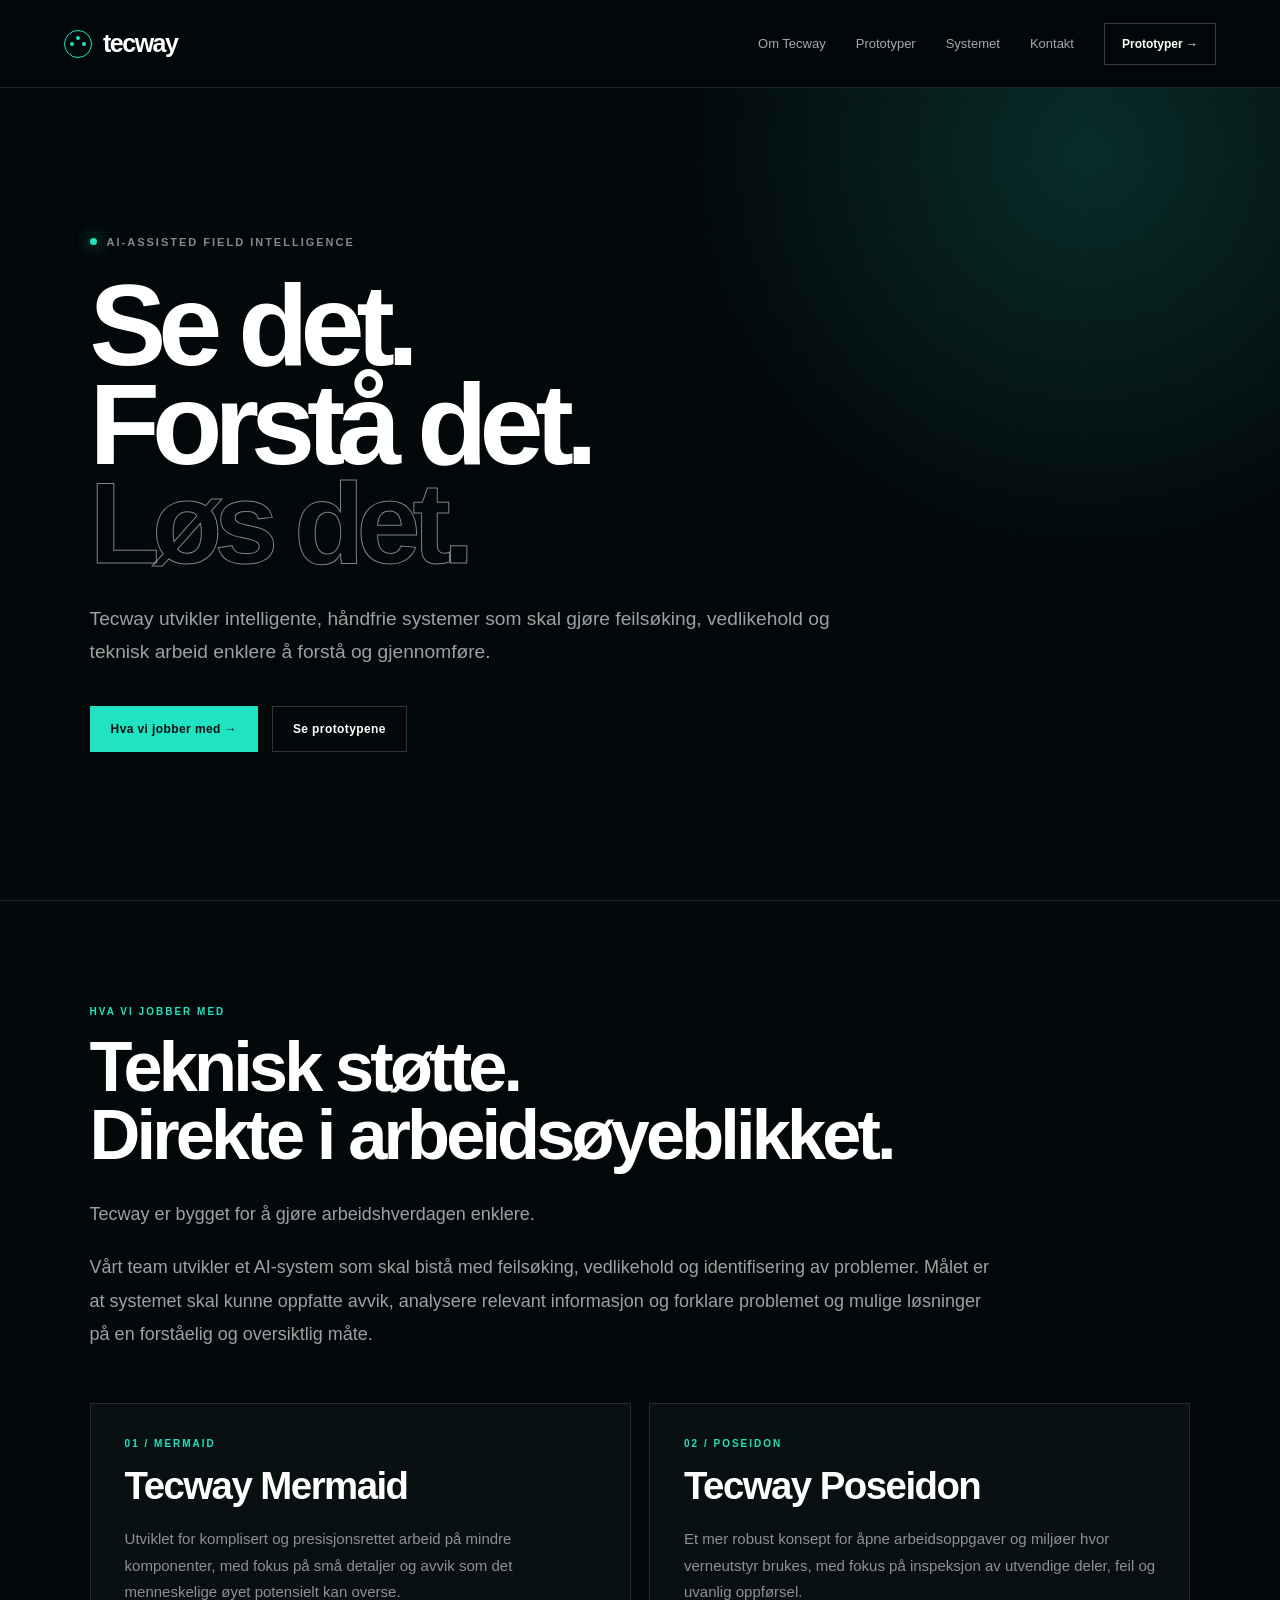
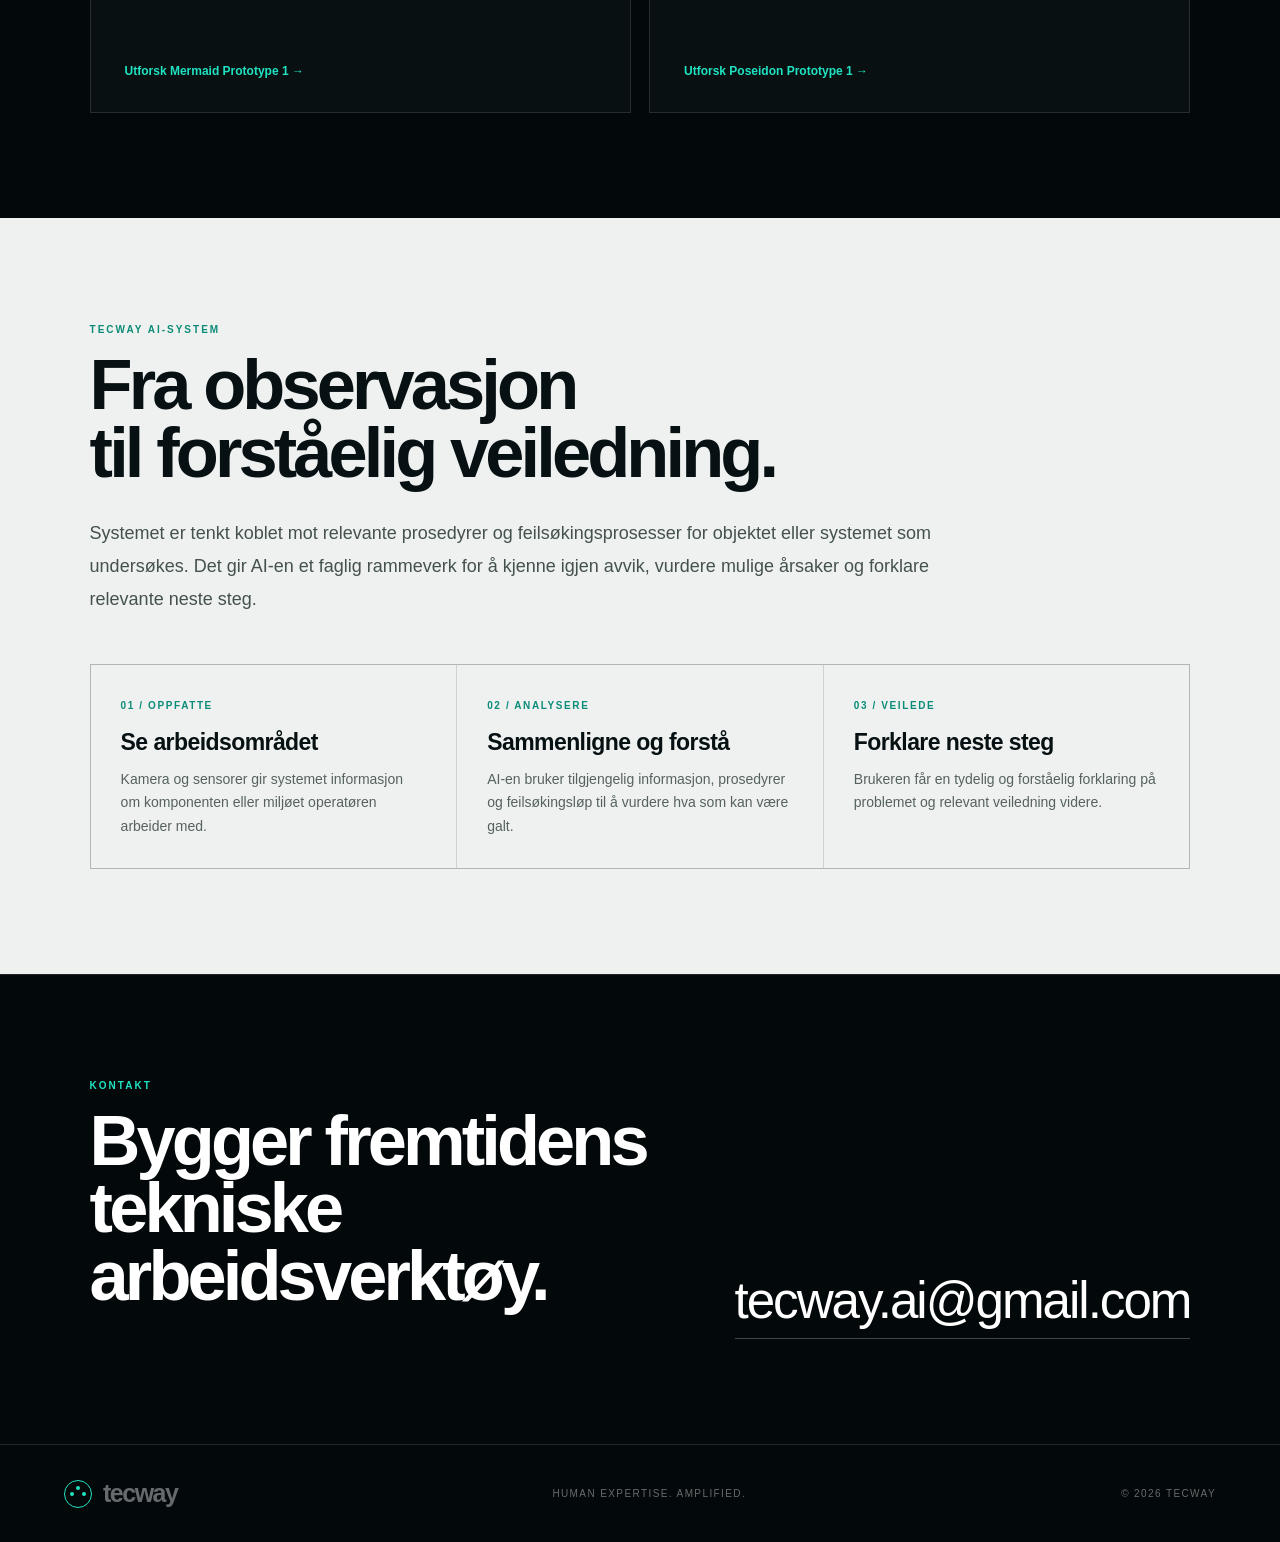
<file: index.html>
<!doctype html>
<html lang="no">
<head>
  <meta charset="UTF-8">
  <meta name="viewport" content="width=device-width, initial-scale=1.0">
  <meta name="description" content="Tecway utvikler AI-assisterte, håndfrie systemer for feilsøking, vedlikehold og teknisk arbeid.">
  <title>Tecway — Human expertise. Amplified.</title>
  <style>
    :root{--bg:#03080a;--panel:#081012;--paper:#eef1ef;--text:#fff;--muted:#93a09f;--cyan:#20e3c2;--line:rgba(255,255,255,.12);--ink:#071013}
    *{box-sizing:border-box}html{scroll-behavior:smooth}body{margin:0;background:var(--bg);color:var(--text);font-family:Arial,Helvetica,sans-serif}a{color:inherit;text-decoration:none}
    .nav{height:88px;padding:0 clamp(20px,5vw,76px);display:flex;align-items:center;border-bottom:1px solid var(--line);position:sticky;top:0;background:rgba(3,8,10,.88);backdrop-filter:blur(16px);z-index:20}.brand{display:flex;align-items:center;gap:11px;font-size:25px;font-weight:700;letter-spacing:-1.5px}.mark{width:28px;height:28px;border:1.5px solid var(--cyan);border-radius:50%;display:grid;place-items:center;position:relative}.mark:before,.mark:after,.mark span{content:"";position:absolute;background:var(--cyan);border-radius:50%;width:4px;height:4px}.mark:before{left:5px}.mark:after{right:5px}.mark span{top:5px}.links{margin-left:auto;display:flex;gap:30px;align-items:center;font-size:13px;color:rgba(255,255,255,.65)}.links a:hover{color:var(--cyan)}.cta{margin-left:30px;padding:13px 17px;border:1px solid rgba(255,255,255,.22);font-size:12px;font-weight:700}.cta:hover{background:#fff;color:var(--ink)}
    .hero{min-height:calc(100vh - 88px);padding:clamp(80px,10vw,150px) clamp(24px,7vw,110px);display:flex;align-items:center;position:relative;overflow:hidden}.grid{position:absolute;inset:0;opacity:.12;background-image:linear-gradient(rgba(32,227,194,.2) 1px,transparent 1px),linear-gradient(90deg,rgba(32,227,194,.2) 1px,transparent 1px);background-size:72px 72px;mask-image:linear-gradient(to bottom,black,transparent 95%)}.glow{position:absolute;width:70vw;height:70vw;right:-20vw;top:-30vw;background:radial-gradient(circle,rgba(32,227,194,.17),transparent 65%)}.hero-inner{position:relative;z-index:2;max-width:1050px}.eyebrow{display:flex;gap:10px;align-items:center;font-size:11px;letter-spacing:2px;text-transform:uppercase;color:rgba(255,255,255,.52);font-weight:700}.dot{width:7px;height:7px;border-radius:50%;background:var(--cyan);box-shadow:0 0 15px var(--cyan)}h1{font-size:clamp(62px,9vw,132px);line-height:.86;letter-spacing:-.07em;margin:28px 0 30px;font-weight:600}.outline{color:transparent;-webkit-text-stroke:1px rgba(255,255,255,.5)}.lead{max-width:760px;color:rgba(255,255,255,.62);font-size:clamp(18px,1.5vw,22px);line-height:1.7}.actions{display:flex;gap:14px;flex-wrap:wrap;margin-top:38px}.btn{padding:15px 20px;border:1px solid rgba(255,255,255,.18);font-size:12px;font-weight:700;letter-spacing:.4px}.btn.primary{background:var(--cyan);color:var(--ink);border-color:var(--cyan)}.btn:hover{transform:translateY(-1px)}
    .section{padding:105px clamp(24px,7vw,110px);border-top:1px solid var(--line)}.section-inner{max-width:1320px;margin:auto}.kicker{font-size:10px;letter-spacing:2px;color:var(--cyan);font-weight:700;text-transform:uppercase}.section h2{font-size:clamp(42px,5.5vw,78px);letter-spacing:-.055em;line-height:.96;margin:16px 0 30px;font-weight:600}.bodycopy{max-width:900px;color:rgba(255,255,255,.62);font-size:18px;line-height:1.85}.bodycopy p{margin:0 0 20px}.types{display:grid;grid-template-columns:1fr 1fr;gap:18px;margin-top:52px}.type{background:var(--panel);border:1px solid var(--line);padding:34px;min-height:310px;display:flex;flex-direction:column}.type .num{font-size:10px;letter-spacing:2px;color:var(--cyan);font-weight:700}.type h3{font-size:clamp(30px,3vw,46px);letter-spacing:-.04em;margin:15px 0 18px}.type p{color:rgba(255,255,255,.54);font-size:15px;line-height:1.75;margin:0}.type a{margin-top:auto;padding-top:28px;color:var(--cyan);font-size:12px;font-weight:700}
    .system{background:var(--paper);color:var(--ink)}.system .kicker{color:#0a8c78}.system .bodycopy{color:#44514f}.steps{display:grid;grid-template-columns:repeat(3,1fr);gap:1px;background:rgba(7,16,19,.14);border:1px solid rgba(7,16,19,.14);margin-top:48px}.step{background:var(--paper);padding:30px}.step span{font-size:10px;letter-spacing:1.6px;color:#0a8c78;font-weight:700}.step h3{font-size:23px;margin:16px 0 12px;letter-spacing:-.025em}.step p{font-size:14px;line-height:1.65;color:#56625f;margin:0}.contact{display:grid;grid-template-columns:1fr auto;gap:40px;align-items:end}.contact a.mail{font-size:clamp(25px,4vw,55px);letter-spacing:-.04em;border-bottom:1px solid rgba(255,255,255,.25);padding-bottom:8px}.footer{padding:34px clamp(24px,5vw,76px);border-top:1px solid var(--line);display:flex;justify-content:space-between;align-items:center;color:rgba(255,255,255,.4);font-size:10px;letter-spacing:1.4px}
    @media(max-width:850px){.links{display:none}.cta{margin-left:auto}.types,.steps,.contact{grid-template-columns:1fr}.hero{min-height:auto}.section{padding-top:78px;padding-bottom:78px}.footer{flex-direction:column;align-items:flex-start;gap:16px}}
    @media(max-width:520px){.nav{height:76px}.brand{font-size:21px}.cta{padding:11px 12px}.hero{padding-top:90px}.type{padding:26px}.actions{flex-direction:column;align-items:stretch}.btn{text-align:center}}
  </style>
</head>
<body>
  <nav class="nav" aria-label="Hovedmeny">
    <a class="brand" href="#top" aria-label="Tecway hjem"><span class="mark"><span></span></span><span>tecway</span></a>
    <div class="links"><a href="#about">Om Tecway</a><a href="prototypes.html">Prototyper</a><a href="#system">Systemet</a><a href="#contact">Kontakt</a></div>
    <a class="cta" href="prototypes.html">Prototyper →</a>
  </nav>

  <main>
    <section class="hero" id="top">
      <div class="grid"></div><div class="glow"></div>
      <div class="hero-inner">
        <div class="eyebrow"><span class="dot"></span> AI-ASSISTED FIELD INTELLIGENCE</div>
        <h1>Se det.<br>Forstå det.<br><span class="outline">Løs det.</span></h1>
        <p class="lead">Tecway utvikler intelligente, håndfrie systemer som skal gjøre feilsøking, vedlikehold og teknisk arbeid enklere å forstå og gjennomføre.</p>
        <div class="actions"><a class="btn primary" href="#about">Hva vi jobber med →</a><a class="btn" href="prototypes.html">Se prototypene</a></div>
      </div>
    </section>

    <section class="section" id="about">
      <div class="section-inner">
        <div class="kicker">Hva vi jobber med</div>
        <h2>Teknisk støtte.<br>Direkte i arbeidsøyeblikket.</h2>
        <div class="bodycopy">
          <p>Tecway er bygget for å gjøre arbeidshverdagen enklere.</p>
          <p>Vårt team utvikler et AI-system som skal bistå med feilsøking, vedlikehold og identifisering av problemer. Målet er at systemet skal kunne oppfatte avvik, analysere relevant informasjon og forklare problemet og mulige løsninger på en forståelig og oversiktlig måte.</p>
        </div>
        <div class="types">
          <article class="type">
            <div class="num">01 / MERMAID</div>
            <h3>Tecway Mermaid</h3>
            <p>Utviklet for komplisert og presisjonsrettet arbeid på mindre komponenter, med fokus på små detaljer og avvik som det menneskelige øyet potensielt kan overse.</p>
            <a href="prototypes.html#mermaid">Utforsk Mermaid Prototype 1 →</a>
          </article>
          <article class="type">
            <div class="num">02 / POSEIDON</div>
            <h3>Tecway Poseidon</h3>
            <p>Et mer robust konsept for åpne arbeidsoppgaver og miljøer hvor verneutstyr brukes, med fokus på inspeksjon av utvendige deler, feil og uvanlig oppførsel.</p>
            <a href="prototypes.html#poseidon">Utforsk Poseidon Prototype 1 →</a>
          </article>
        </div>
      </div>
    </section>

    <section class="section system" id="system">
      <div class="section-inner">
        <div class="kicker">Tecway AI-system</div>
        <h2>Fra observasjon<br>til forståelig veiledning.</h2>
        <div class="bodycopy"><p>Systemet er tenkt koblet mot relevante prosedyrer og feilsøkingsprosesser for objektet eller systemet som undersøkes. Det gir AI-en et faglig rammeverk for å kjenne igjen avvik, vurdere mulige årsaker og forklare relevante neste steg.</p></div>
        <div class="steps">
          <div class="step"><span>01 / OPPFATTE</span><h3>Se arbeidsområdet</h3><p>Kamera og sensorer gir systemet informasjon om komponenten eller miljøet operatøren arbeider med.</p></div>
          <div class="step"><span>02 / ANALYSERE</span><h3>Sammenligne og forstå</h3><p>AI-en bruker tilgjengelig informasjon, prosedyrer og feilsøkingsløp til å vurdere hva som kan være galt.</p></div>
          <div class="step"><span>03 / VEILEDE</span><h3>Forklare neste steg</h3><p>Brukeren får en tydelig og forståelig forklaring på problemet og relevant veiledning videre.</p></div>
        </div>
      </div>
    </section>

    <section class="section" id="contact">
      <div class="section-inner contact">
        <div><div class="kicker">Kontakt</div><h2>Bygger fremtidens<br>tekniske arbeidsverktøy.</h2></div>
        <a class="mail" href="mailto:tecway.ai@gmail.com">tecway.ai@gmail.com</a>
      </div>
    </section>
  </main>

  <footer class="footer"><a class="brand" href="#top"><span class="mark"><span></span></span><span>tecway</span></a><span>HUMAN EXPERTISE. AMPLIFIED.</span><span>© 2026 TECWAY</span></footer>
</body>
</html>
</file>
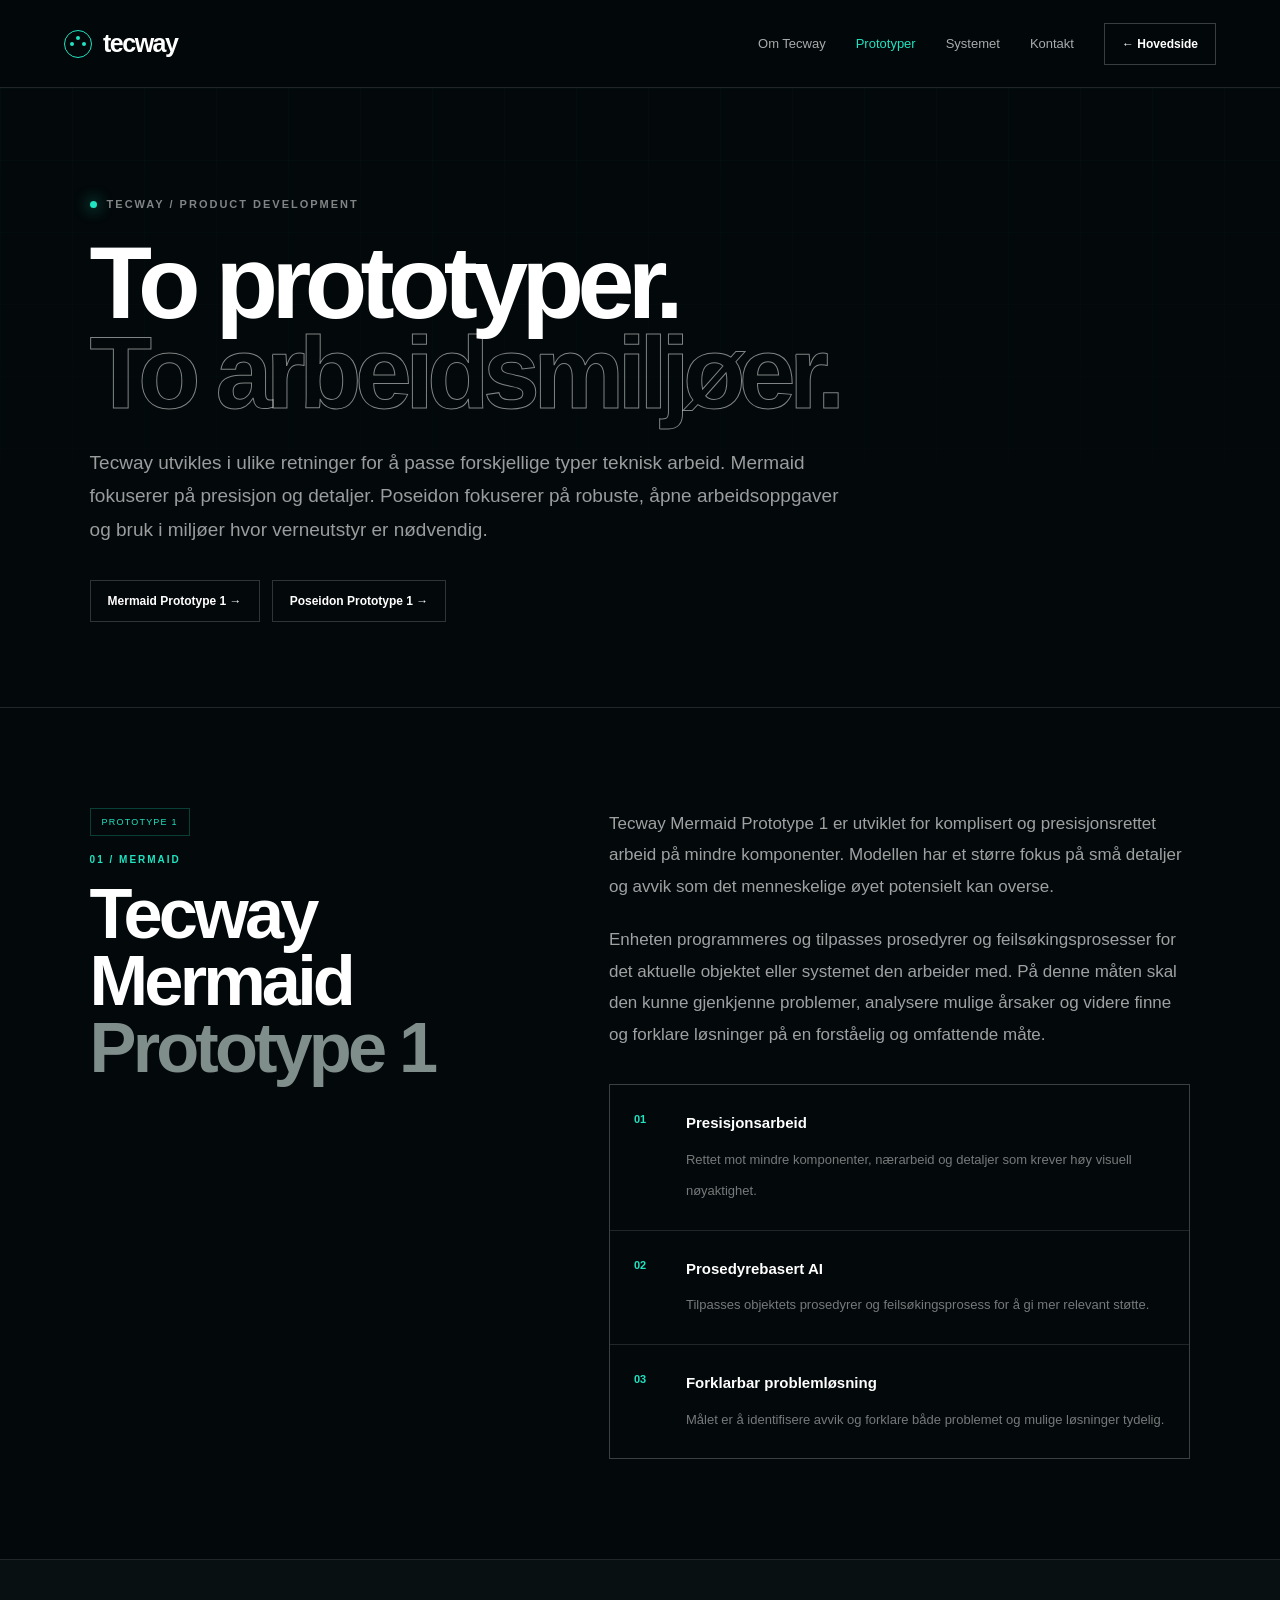
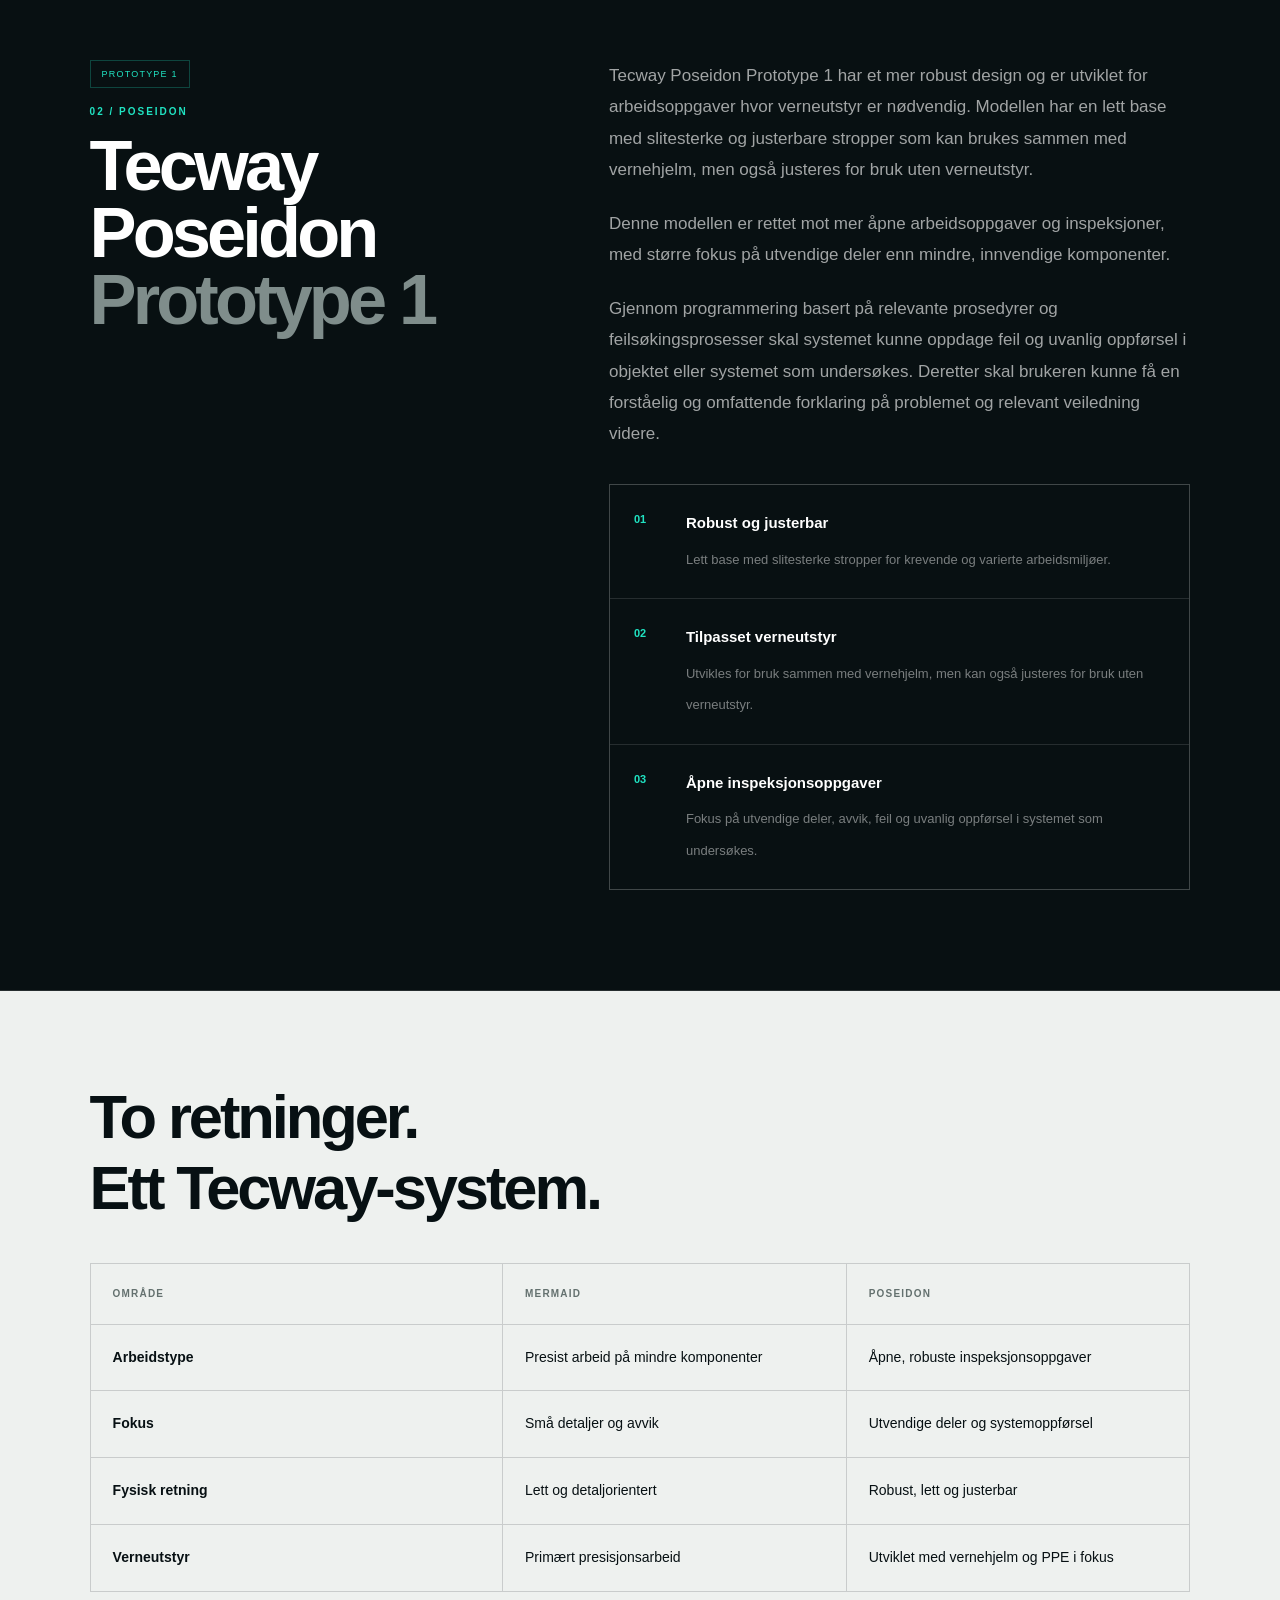
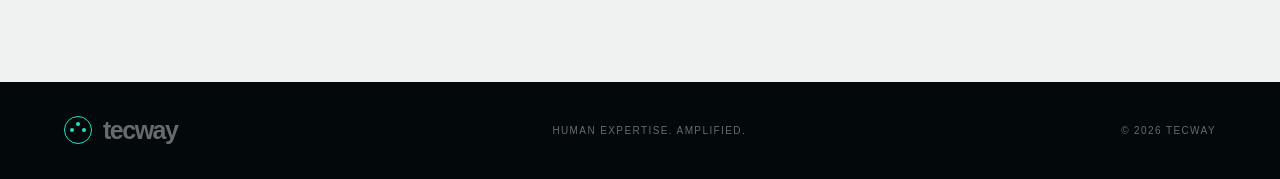
<file: prototypes.html>
<!doctype html>
<html lang="no">
<head>
  <meta charset="UTF-8">
  <meta name="viewport" content="width=device-width, initial-scale=1.0">
  <meta name="description" content="Tecway Mermaid Prototype 1 og Tecway Poseidon Prototype 1.">
  <title>Tecway — Prototyper</title>
  <style>
    :root{--bg:#03080a;--panel:#081012;--text:#fff;--muted:#93a09f;--cyan:#20e3c2;--line:rgba(255,255,255,.12);--ink:#071013}
    *{box-sizing:border-box}html{scroll-behavior:smooth}body{margin:0;background:var(--bg);color:var(--text);font-family:Arial,Helvetica,sans-serif}a{color:inherit;text-decoration:none}
    .nav{height:88px;padding:0 clamp(20px,5vw,76px);display:flex;align-items:center;border-bottom:1px solid var(--line);position:sticky;top:0;background:rgba(3,8,10,.9);backdrop-filter:blur(16px);z-index:20}.brand{display:flex;align-items:center;gap:11px;font-size:25px;font-weight:700;letter-spacing:-1.5px}.mark{width:28px;height:28px;border:1.5px solid var(--cyan);border-radius:50%;display:grid;place-items:center;position:relative}.mark:before,.mark:after,.mark span{content:"";position:absolute;background:var(--cyan);border-radius:50%;width:4px;height:4px}.mark:before{left:5px}.mark:after{right:5px}.mark span{top:5px}.links{margin-left:auto;display:flex;gap:30px;font-size:13px;color:rgba(255,255,255,.66)}.links a:hover,.links .active{color:var(--cyan)}.back{margin-left:30px;padding:13px 17px;border:1px solid rgba(255,255,255,.22);font-size:12px;font-weight:700}.back:hover{background:#fff;color:var(--ink)}
    .hero{padding:110px clamp(24px,7vw,110px) 85px;border-bottom:1px solid var(--line);position:relative;overflow:hidden}.grid{position:absolute;inset:0;opacity:.12;background-image:linear-gradient(rgba(32,227,194,.2) 1px,transparent 1px),linear-gradient(90deg,rgba(32,227,194,.2) 1px,transparent 1px);background-size:72px 72px;mask-image:linear-gradient(to bottom,black,transparent 95%)}.hero-inner{position:relative;z-index:2;max-width:1100px}.eyebrow{display:flex;gap:10px;align-items:center;font-size:11px;letter-spacing:2px;text-transform:uppercase;color:rgba(255,255,255,.5);font-weight:700}.dot{width:7px;height:7px;border-radius:50%;background:var(--cyan);box-shadow:0 0 15px var(--cyan)}h1{font-size:clamp(58px,8vw,118px);line-height:.88;letter-spacing:-.065em;margin:28px 0}.outline{color:transparent;-webkit-text-stroke:1px rgba(255,255,255,.5)}.lead{max-width:760px;color:rgba(255,255,255,.6);font-size:19px;line-height:1.75}.switcher{display:flex;gap:12px;flex-wrap:wrap;margin-top:34px}.switcher a{padding:13px 17px;border:1px solid rgba(255,255,255,.18);font-size:12px;font-weight:700}.switcher a:hover{color:var(--cyan);border-color:var(--cyan)}
    .prototype{padding:100px clamp(24px,7vw,110px);border-bottom:1px solid var(--line)}.prototype.alt{background:#081012}.wrap{max-width:1350px;margin:auto;display:grid;grid-template-columns:.85fr 1.15fr;gap:7vw;align-items:start}.meta{position:sticky;top:130px}.num{font-size:10px;letter-spacing:2px;color:var(--cyan);font-weight:700}.meta h2{font-size:clamp(44px,5.5vw,78px);line-height:.95;letter-spacing:-.055em;margin:16px 0 24px;font-weight:600}.meta h2 span{color:#7f8d8b}.tag{display:inline-flex;padding:8px 11px;border:1px solid rgba(32,227,194,.25);color:var(--cyan);font-size:9px;letter-spacing:1.2px;text-transform:uppercase}.copy{font-size:17px;line-height:1.85;color:rgba(255,255,255,.62)}.copy p{margin:0 0 22px}.features{display:grid;gap:1px;background:var(--line);border:1px solid var(--line);margin-top:34px}.feature{background:var(--bg);padding:24px;display:grid;grid-template-columns:38px 1fr;gap:14px}.alt .feature{background:#081012}.feature b{color:var(--cyan);font-size:11px}.feature strong{display:block;color:#fff;font-size:15px;margin-bottom:6px}.feature span{font-size:13px;line-height:1.6;color:rgba(255,255,255,.46)}
    .compare{padding:90px clamp(24px,7vw,110px);background:#eef1ef;color:var(--ink)}.compare-inner{max-width:1350px;margin:auto}.compare h3{font-size:clamp(38px,4.8vw,68px);letter-spacing:-.05em;margin:0 0 40px}.table{display:grid;grid-template-columns:1.2fr 1fr 1fr;border-top:1px solid rgba(7,16,19,.16);border-left:1px solid rgba(7,16,19,.16)}.cell{padding:22px;border-right:1px solid rgba(7,16,19,.16);border-bottom:1px solid rgba(7,16,19,.16);font-size:14px;line-height:1.55}.head{font-size:10px;letter-spacing:1.2px;text-transform:uppercase;color:#64716f;font-weight:700}.footer{padding:34px clamp(24px,5vw,76px);display:flex;justify-content:space-between;align-items:center;color:rgba(255,255,255,.4);font-size:10px;letter-spacing:1.4px}
    @media(max-width:850px){.links{display:none}.back{margin-left:auto}.wrap{grid-template-columns:1fr}.meta{position:static}.table{grid-template-columns:1fr}.cell.head{background:#dfe5e2}.prototype{padding-top:75px;padding-bottom:75px}.footer{flex-direction:column;align-items:flex-start;gap:16px}}
    @media(max-width:520px){.nav{height:76px}.brand{font-size:21px}.back{padding:11px 12px}.hero{padding-top:80px}.switcher{flex-direction:column}.switcher a{text-align:center}}
  </style>
</head>
<body>
  <nav class="nav" aria-label="Hovedmeny">
    <a class="brand" href="index.html"><span class="mark"><span></span></span><span>tecway</span></a>
    <div class="links"><a href="index.html#about">Om Tecway</a><a class="active" href="prototypes.html">Prototyper</a><a href="index.html#system">Systemet</a><a href="index.html#contact">Kontakt</a></div>
    <a class="back" href="index.html">← Hovedside</a>
  </nav>

  <main>
    <section class="hero">
      <div class="grid"></div>
      <div class="hero-inner">
        <div class="eyebrow"><span class="dot"></span> TECWAY / PRODUCT DEVELOPMENT</div>
        <h1>To prototyper.<br><span class="outline">To arbeidsmiljøer.</span></h1>
        <p class="lead">Tecway utvikles i ulike retninger for å passe forskjellige typer teknisk arbeid. Mermaid fokuserer på presisjon og detaljer. Poseidon fokuserer på robuste, åpne arbeidsoppgaver og bruk i miljøer hvor verneutstyr er nødvendig.</p>
        <div class="switcher"><a href="#mermaid">Mermaid Prototype 1 →</a><a href="#poseidon">Poseidon Prototype 1 →</a></div>
      </div>
    </section>

    <section class="prototype" id="mermaid">
      <div class="wrap">
        <div class="meta"><span class="tag">Prototype 1</span><div class="num" style="margin-top:18px">01 / MERMAID</div><h2>Tecway Mermaid<br><span>Prototype 1</span></h2></div>
        <div class="copy">
          <p>Tecway Mermaid Prototype 1 er utviklet for komplisert og presisjonsrettet arbeid på mindre komponenter. Modellen har et større fokus på små detaljer og avvik som det menneskelige øyet potensielt kan overse.</p>
          <p>Enheten programmeres og tilpasses prosedyrer og feilsøkingsprosesser for det aktuelle objektet eller systemet den arbeider med. På denne måten skal den kunne gjenkjenne problemer, analysere mulige årsaker og videre finne og forklare løsninger på en forståelig og omfattende måte.</p>
          <div class="features">
            <div class="feature"><b>01</b><div><strong>Presisjonsarbeid</strong><span>Rettet mot mindre komponenter, nærarbeid og detaljer som krever høy visuell nøyaktighet.</span></div></div>
            <div class="feature"><b>02</b><div><strong>Prosedyrebasert AI</strong><span>Tilpasses objektets prosedyrer og feilsøkingsprosess for å gi mer relevant støtte.</span></div></div>
            <div class="feature"><b>03</b><div><strong>Forklarbar problemløsning</strong><span>Målet er å identifisere avvik og forklare både problemet og mulige løsninger tydelig.</span></div></div>
          </div>
        </div>
      </div>
    </section>

    <section class="prototype alt" id="poseidon">
      <div class="wrap">
        <div class="meta"><span class="tag">Prototype 1</span><div class="num" style="margin-top:18px">02 / POSEIDON</div><h2>Tecway Poseidon<br><span>Prototype 1</span></h2></div>
        <div class="copy">
          <p>Tecway Poseidon Prototype 1 har et mer robust design og er utviklet for arbeidsoppgaver hvor verneutstyr er nødvendig. Modellen har en lett base med slitesterke og justerbare stropper som kan brukes sammen med vernehjelm, men også justeres for bruk uten verneutstyr.</p>
          <p>Denne modellen er rettet mot mer åpne arbeidsoppgaver og inspeksjoner, med større fokus på utvendige deler enn mindre, innvendige komponenter.</p>
          <p>Gjennom programmering basert på relevante prosedyrer og feilsøkingsprosesser skal systemet kunne oppdage feil og uvanlig oppførsel i objektet eller systemet som undersøkes. Deretter skal brukeren kunne få en forståelig og omfattende forklaring på problemet og relevant veiledning videre.</p>
          <div class="features">
            <div class="feature"><b>01</b><div><strong>Robust og justerbar</strong><span>Lett base med slitesterke stropper for krevende og varierte arbeidsmiljøer.</span></div></div>
            <div class="feature"><b>02</b><div><strong>Tilpasset verneutstyr</strong><span>Utvikles for bruk sammen med vernehjelm, men kan også justeres for bruk uten verneutstyr.</span></div></div>
            <div class="feature"><b>03</b><div><strong>Åpne inspeksjonsoppgaver</strong><span>Fokus på utvendige deler, avvik, feil og uvanlig oppførsel i systemet som undersøkes.</span></div></div>
          </div>
        </div>
      </div>
    </section>

    <section class="compare">
      <div class="compare-inner">
        <h3>To retninger.<br>Ett Tecway-system.</h3>
        <div class="table">
          <div class="cell head">Område</div><div class="cell head">Mermaid</div><div class="cell head">Poseidon</div>
          <div class="cell"><strong>Arbeidstype</strong></div><div class="cell">Presist arbeid på mindre komponenter</div><div class="cell">Åpne, robuste inspeksjonsoppgaver</div>
          <div class="cell"><strong>Fokus</strong></div><div class="cell">Små detaljer og avvik</div><div class="cell">Utvendige deler og systemoppførsel</div>
          <div class="cell"><strong>Fysisk retning</strong></div><div class="cell">Lett og detaljorientert</div><div class="cell">Robust, lett og justerbar</div>
          <div class="cell"><strong>Verneutstyr</strong></div><div class="cell">Primært presisjonsarbeid</div><div class="cell">Utviklet med vernehjelm og PPE i fokus</div>
        </div>
      </div>
    </section>
  </main>

  <footer class="footer"><a class="brand" href="index.html"><span class="mark"><span></span></span><span>tecway</span></a><span>HUMAN EXPERTISE. AMPLIFIED.</span><span>© 2026 TECWAY</span></footer>
</body>
</html>
</file>
